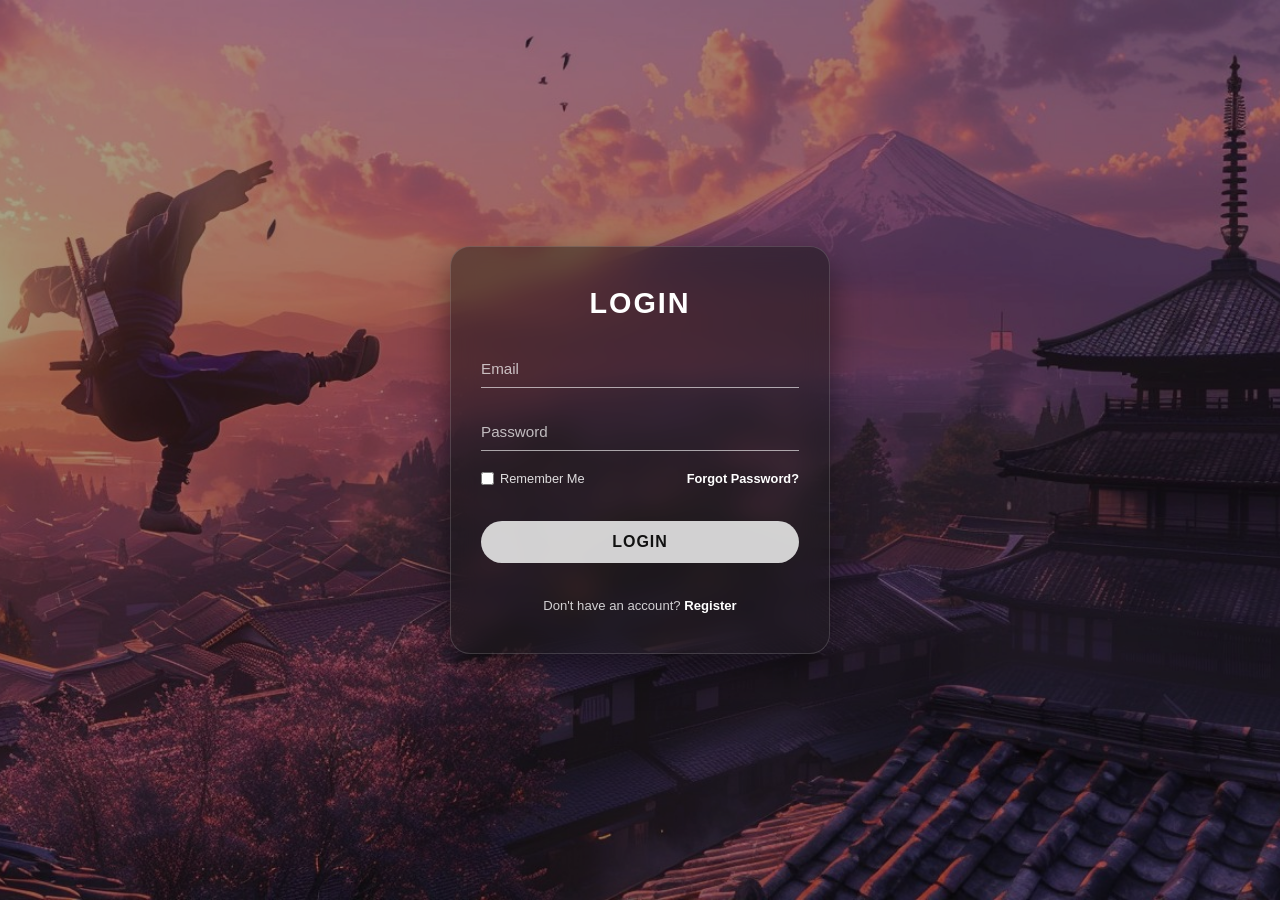
<file: projects/login_page/index.html>
<!DOCTYPE html>
<html lang="en">
<head>
  <meta charset="UTF-8" />
  <meta name="viewport" content="width=device-width, initial-scale=1.0" />
  <title>Animated Ninja Form</title>
  <link rel="stylesheet" href="style.css" />
</head>
<body>
  <div class="bg-overlay"></div>
  
  <main class="login-wrapper">
    <div class="login-card">
      <h2>LOGIN</h2>
      <form class="login-form">
        <div class="input-group">
          <input type="email" id="email" required placeholder=" " />
          <label for="email">Email</label>
        </div>
        
        <div class="input-group">
          <input type="password" id="password" required placeholder=" " />
          <label for="password">Password</label>
        </div>

        <div class="options-row">
          <label class="remember-me">
            <input type="checkbox" />
            <span>Remember Me</span>
          </label>
          <a href="#" class="forgot-link">Forgot Password?</a>
        </div>

        <button type="submit" class="submit-btn">LOGIN</button>

        <p class="signup-text">
          Don't have an account? <a href="#" class="register-link">Register</a>
        </p>
      </form>
    </div>
  </main>
</body>
</html>
</file>
<file: projects/login_page/style.css>
/* Reset & Base Setup */
* {
  margin: 0;
  padding: 0;
  box-sizing: border-box;
  font-family: 'Segoe UI', Tahoma, Geneva, Verdana, sans-serif;
}

body {
  width: 100vw;
  height: 100vh;
  overflow: hidden;
  display: flex;
  justify-content: center;
  align-items: center;
  background: url('bg-img.jpg') no-repeat center center/cover;
}

/* Optional Dark Overlay for better contrast */
.bg-overlay {
  position: absolute;
  top: 0;
  left: 0;
  width: 100%;
  height: 100%;
  background: rgba(0, 0, 0, 0.35);
  z-index: 1;
}

/* Glassmorphism Form Container */
.login-wrapper {
  position: relative;
  z-index: 2;
  display: flex;
  justify-content: center;
  align-items: center;
  width: 100%;
  padding: 20px;
}

.login-card {
  width: 100%;
  max-width: 380px;
  padding: 40px 30px;
  background: rgba(20, 20, 20, 0.45);
  backdrop-filter: blur(12px);
  -webkit-backdrop-filter: blur(12px);
  border: 1px solid rgba(255, 255, 255, 0.15);
  border-radius: 20px;
  box-shadow: 0 15px 35px rgba(0, 0, 0, 0.5);
  color: #ffffff;
  text-align: center;
  animation: fadeIn 0.8s ease-in-out;
}

.login-card h2 {
  font-size: 1.8rem;
  letter-spacing: 2px;
  margin-bottom: 30px;
  text-transform: uppercase;
  font-weight: 700;
}

/* Form Inputs */
.login-form {
  display: flex;
  flex-direction: column;
  gap: 25px;
}

.input-group {
  position: relative;
  width: 100%;
}

.input-group input {
  width: 100%;
  padding: 10px 0;
  background: transparent;
  border: none;
  border-bottom: 1px solid rgba(255, 255, 255, 0.6);
  outline: none;
  color: #fff;
  font-size: 0.95rem;
  transition: border-color 0.3s ease;
}

.input-group label {
  position: absolute;
  left: 0;
  top: 10px;
  color: rgba(255, 255, 255, 0.7);
  font-size: 0.95rem;
  pointer-events: none;
  transition: all 0.3s ease;
}

/* Floating Label Animations */
.input-group input:focus ~ label,
.input-group input:not(:placeholder-shown) ~ label {
  top: -14px;
  font-size: 0.75rem;
  color: #ffffff;
}

.input-group input:focus {
  border-bottom-color: #ffffff;
}

/* Options Row (Remember Me & Forgot Password) */
.options-row {
  display: flex;
  justify-content: space-between;
  align-items: center;
  font-size: 0.8rem;
  color: rgba(255, 255, 255, 0.85);
  margin-top: -5px;
}

.remember-me {
  display: flex;
  align-items: center;
  gap: 6px;
  cursor: pointer;
}

.forgot-link, .register-link {
  color: #ffffff;
  text-decoration: none;
  font-weight: 600;
  transition: opacity 0.2s;
}

.forgot-link:hover, .register-link:hover {
  text-decoration: underline;
  opacity: 0.8;
}

/* Submit Button */
.submit-btn {
  width: 100%;
  padding: 12px;
  border: none;
  border-radius: 25px;
  background: rgba(230, 230, 230, 0.9);
  color: #111;
  font-weight: 700;
  font-size: 1rem;
  letter-spacing: 1px;
  cursor: pointer;
  transition: all 0.3s ease;
  margin-top: 10px;
}

.submit-btn:hover {
  background: #ffffff;
  transform: translateY(-2px);
  box-shadow: 0 5px 15px rgba(255, 255, 255, 0.2);
}

/* Signup Redirect */
.signup-text {
  font-size: 0.82rem;
  color: rgba(255, 255, 255, 0.8);
  margin-top: 10px;
}

/* Smooth Entrance Animation */
@keyframes fadeIn {
  from {
    opacity: 0;
    transform: translateY(20px);
  }
  to {
    opacity: 1;
    transform: translateY(0);
  }
}
</file>
